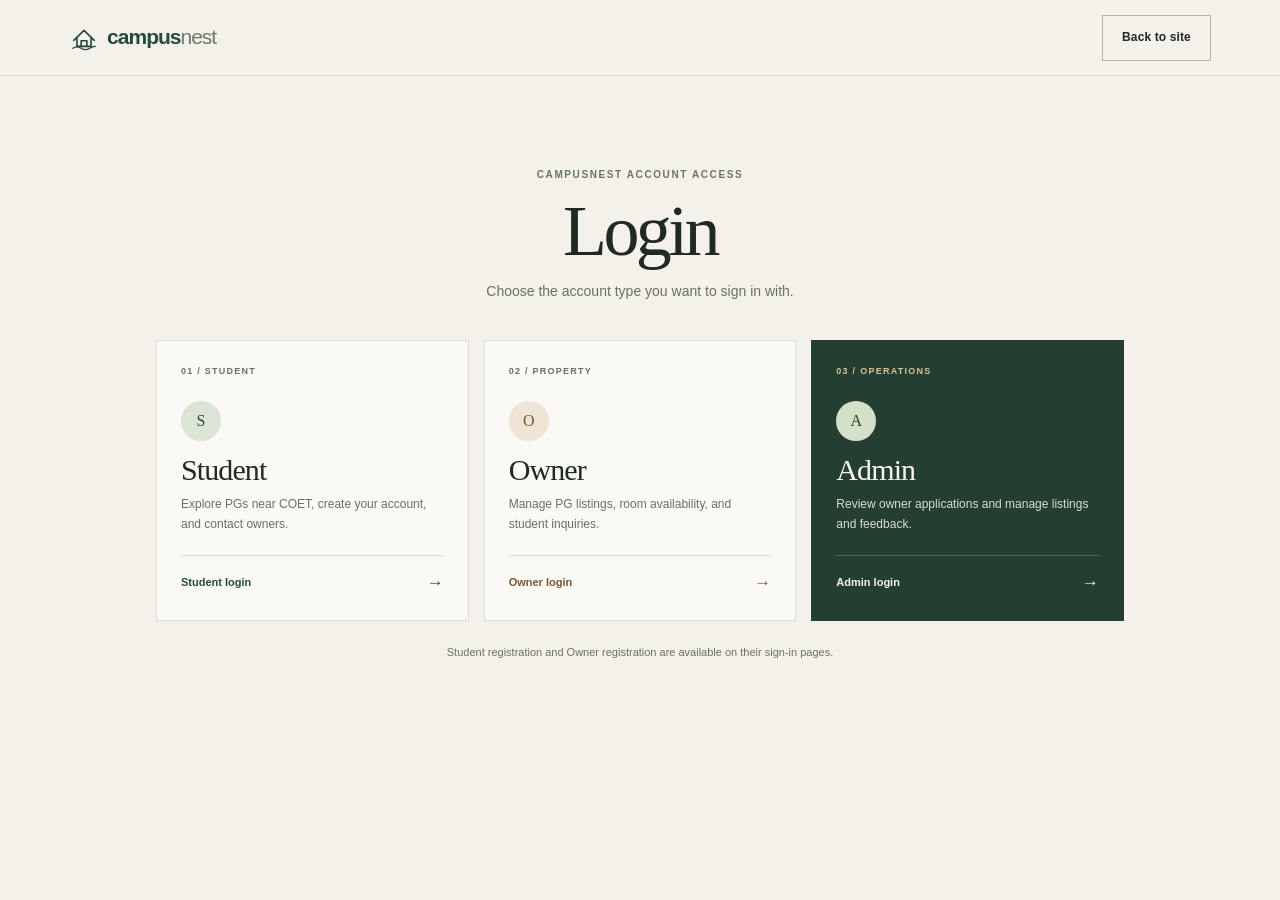
<file: login.html>
<!doctype html>
<html lang="en">
<head>
<meta charset="utf-8">
<meta name="viewport" content="width=device-width, initial-scale=1">
<meta name="theme-color" content="#f3f1e9">
<title>Login — CampusNest</title>
<meta name="description" content="Choose Student, Owner, or Admin login for CampusNest.">
<link rel="stylesheet" href="styles.css?v=2.2">
<script>
if (window.location.protocol === 'file:') {
  const page = window.location.pathname.split('/').pop() || 'index.html';
  window.location.replace('http://127.0.0.1:8081/campusnest/' + page + window.location.search + window.location.hash);
}
</script><style>
/* Self-contained styling for Role Selection Page */
:root {
  --paper: #f3f1e9;
  --surface: #faf9f5;
  --ink: #202a22;
  --muted: #687166;
  --line: #dcded4;
  --green: #244b3a;
  --green-deep: #18382b;
  --sage: #dce5d5;
  --serif: Georgia, 'Times New Roman', serif;
  --sans: 'Aptos', 'Segoe UI', Arial, sans-serif;
}
body.login-choice-page {
  margin: 0;
  background: var(--paper);
  color: var(--ink);
  font-family: var(--sans);
  min-height: 100vh;
}
.login-role-wrap {
  max-width: 1120px;
  margin: 0 auto;
  padding: clamp(46px, 9vh, 92px) clamp(20px, 6vw, 76px);
}
.login-role-heading {
  max-width: 650px;
  margin: 0 auto 38px;
  text-align: center;
}
.login-role-heading .eyebrow {
  margin-bottom: 12px;
  font-size: 10px;
  letter-spacing: .16em;
  font-weight: 700;
  color: #687465;
}
.login-role-heading h1 {
  margin: 0;
  color: #202a22;
  font: 400 clamp(44px, 7vw, 72px) / 1 Georgia, 'Times New Roman', serif;
  letter-spacing: -.05em;
}
.login-role-heading > p:last-child {
  margin: 14px 0 0;
  color: #687166;
  font-size: 14px;
}
.login-role-grid {
  display: grid;
  grid-template-columns: repeat(3, minmax(0, 1fr));
  gap: 15px;
}
.login-role-card {
  min-height: 270px;
  padding: 24px;
  display: flex;
  flex-direction: column;
  border: 1px solid #dcded4;
  background: #faf9f5;
  color: #202a22;
  text-decoration: none;
  transition: transform .18s, border-color .18s, box-shadow .18s;
}
.login-role-card:hover {
  transform: translateY(-4px);
  border-color: #244b3a;
  box-shadow: 0 14px 35px rgba(32, 42, 34, .09);
}
.login-role-index {
  color: #687166;
  font-size: 9px;
  font-weight: 700;
  letter-spacing: .14em;
}
.login-role-icon {
  width: 40px;
  height: 40px;
  margin: 22px 0 12px;
  display: grid;
  place-items: center;
  border-radius: 50%;
  background: #dce5d5;
  color: #244b3a;
  font: 16px Georgia, 'Times New Roman', serif;
}
.role-owner .login-role-icon {
  background: #efe5d4;
  color: #79572f;
}
.role-admin {
  background: #243e32;
  color: #f7f5ec;
  border-color: #243e32;
}
.role-admin:hover {
  border-color: #466652;
  box-shadow: 0 14px 35px rgba(24, 56, 43, .16);
}
.role-admin .login-role-index {
  color: #d8c495;
}
.role-admin .login-role-icon {
  background: #d5e0c9;
  color: #243e32;
}
.login-role-card h2 {
  margin: 0;
  font: 400 30px / 1.1 Georgia, 'Times New Roman', serif;
  letter-spacing: -.03em;
}
.login-role-card p {
  max-width: 290px;
  margin: 9px 0 20px;
  color: #687166;
  font-size: 12px;
  line-height: 1.65;
}
.role-admin p {
  color: #d7dfd1;
}
.login-role-action {
  margin-top: auto;
  padding-top: 14px;
  border-top: 1px solid #dcded4;
  display: flex;
  justify-content: space-between;
  align-items: center;
  color: #244b3a;
  font-size: 11px;
  font-weight: 700;
}
.role-owner .login-role-action {
  color: #79572f;
}
.role-admin .login-role-action {
  border-color: rgba(255, 255, 255, .2);
  color: #f7f5ec;
}
.login-role-action b {
  font-size: 17px;
  font-weight: 400;
}
.login-role-note {
  margin: 23px 0 0;
  text-align: center;
  color: #687166;
  font-size: 11px;
}
@media (max-width: 760px) {
  .login-role-wrap { padding-top: 42px; }
  .login-role-heading { margin-bottom: 24px; }
  .login-role-grid { grid-template-columns: 1fr; }
  .login-role-card { min-height: 0; padding: 20px; }
  .login-role-icon { margin: 16px 0 10px; }
}
</style>
</head>
<body class="login-choice-page">
<header class="topbar">
  <a class="brand" href="index.html" aria-label="CampusNest home">
    <span class="brand-mark" aria-hidden="true"><svg viewBox="0 0 32 32" fill="none"><path d="M5 19.5 16 9l11 10.5M8.5 17v9h15v-9M13 26v-6h6v6" stroke="currentColor" stroke-width="1.8" stroke-linecap="round" stroke-linejoin="round"/><path d="M4 28c3-2 6-2 9 0s6 2 9 0 4-2 6-2" stroke="currentColor" stroke-width="1.5" stroke-linecap="round"/></svg></span>
    <span>campus<span class="brand-light">nest</span></span>
  </a>
  <div class="nav-actions"><a class="button button-outline" href="index.html">Back to site</a></div>
</header>
<main class="login-role-wrap">
  <section class="login-role-heading">
    <p class="eyebrow">CAMPUSNEST ACCOUNT ACCESS</p>
    <h1>Login</h1>
    <p>Choose the account type you want to sign in with.</p>
  </section>
  <section class="login-role-grid" aria-label="Choose a login type">
    <a class="login-role-card role-student" href="student-login.html">
      <span class="login-role-index">01 / STUDENT</span><span class="login-role-icon" aria-hidden="true">S</span>
      <h2>Student</h2><p>Explore PGs near COET, create your account, and contact owners.</p>
      <span class="login-role-action">Student login <b aria-hidden="true">→</b></span>
    </a>
    <a class="login-role-card role-owner" href="owner-login.html">
      <span class="login-role-index">02 / PROPERTY</span><span class="login-role-icon" aria-hidden="true">O</span>
      <h2>Owner</h2><p>Manage PG listings, room availability, and student inquiries.</p>
      <span class="login-role-action">Owner login <b aria-hidden="true">→</b></span>
    </a>
    <a class="login-role-card role-admin" href="admin-login.html">
      <span class="login-role-index">03 / OPERATIONS</span><span class="login-role-icon" aria-hidden="true">A</span>
      <h2>Admin</h2><p>Review owner applications and manage listings and feedback.</p>
      <span class="login-role-action">Admin login <b aria-hidden="true">→</b></span>
    </a>
  </section>
  <p class="login-role-note">Student registration and Owner registration are available on their sign-in pages.</p>
</main>
</body>
</html>
</file>
<file: styles.css>
:root{--paper:#f3f1e9;--surface:#faf9f5;--ink:#202a22;--muted:#687166;--line:#dcded4;--green:#244b3a;--green-deep:#18382b;--sage:#dce5d5;--serif:Georgia,'Times New Roman',serif;--sans:'Aptos','Segoe UI',Arial,sans-serif;--measure:1160px}*{box-sizing:border-box}html{scroll-behavior:smooth;scroll-padding-top:86px}body{margin:0;background:var(--paper);color:var(--ink);font-family:var(--sans);font-size:15px;line-height:1.55}button,input,select,textarea{font:inherit}button,a,select{touch-action:manipulation}a{color:inherit;text-decoration:none}button{color:inherit;cursor:pointer}button:focus-visible,a:focus-visible,input:focus-visible,select:focus-visible,textarea:focus-visible{outline:3px solid #b57432;outline-offset:3px}.topbar{height:76px;max-width:1340px;padding:0 5.4%;margin:auto;display:flex;align-items:center;justify-content:space-between;border-bottom:1px solid rgba(53,70,55,.12)}.brand{display:inline-flex;align-items:center;gap:8px;font-size:21px;letter-spacing:-1px;font-weight:680;color:var(--green)}.brand-light{font-weight:400;color:#6e786d}.brand-mark{width:30px;height:30px;display:inline-flex}.brand-mark svg{width:100%}.desktop-nav,.nav-actions{display:flex;align-items:center;gap:32px}.desktop-nav{font-size:13px;color:#49544b}.desktop-nav a:hover,.footer-links a:hover{color:var(--green)}.text-button{border:0;background:none;padding:8px 0;font-size:13px}.text-button:hover{color:var(--green)}.button{display:inline-flex;align-items:center;justify-content:center;gap:20px;min-height:46px;padding:0 19px;border:1px solid transparent;font-size:12px;font-weight:600;letter-spacing:.01em;transition:background .18s,color .18s,border-color .18s}.button span{font-size:16px;line-height:1}.button-dark{background:var(--green);color:#fff}.button-dark:hover{background:var(--green-deep)}.button-outline{background:transparent;border-color:#aeb7a8;color:var(--ink)}.button-outline:hover{background:#e7e9df}.button-light{background:#f3f1e9;color:var(--green-deep)}.button-light:hover{background:#fff}.nav-cta{min-height:38px;font-size:11px;padding:0 15px}.menu-toggle{display:none;background:none;border:0;padding:8px}.menu-toggle span{width:21px;height:1px;background:var(--ink);display:block;margin:5px}.hero{max-width:1340px;min-height:556px;margin:auto;padding:64px 8.5% 62px;display:grid;grid-template-columns:1fr 1.08fr;align-items:center;gap:7%}.hero-copy{padding:14px 0 0}.eyebrow,.section-kicker{font-size:10px;letter-spacing:.16em;font-weight:700;color:#687465}.hero .eyebrow{display:flex;align-items:center;gap:9px;margin:0 0 23px}.status-dot{width:7px;height:7px;border-radius:50%;background:#718c65}.hero h1{font:400 clamp(53px,6vw,77px)/.99 var(--serif);letter-spacing:-.055em;margin:0;color:#213128}.hero h1 em{font-weight:400;color:var(--green)}.hero-lede{max-width:370px;margin:22px 0 12px;color:#5b665b;font-size:15px;line-height:1.72}.tagline{font:italic 12px/1.5 var(--serif);color:#697265;margin:0 0 24px}.hero-cta{min-width:156px}.hero-note{display:flex;align-items:center;gap:11px;margin-top:30px;color:#7c8478;font-size:10px;letter-spacing:.03em}.note-line{height:1px;width:29px;background:#b2b9ac}.hero-art{height:380px;position:relative;overflow:hidden;background:#e5e6d9}.hero-art:after{content:"";position:absolute;inset:0;background:linear-gradient(110deg,rgba(255,255,255,.12),transparent 45%,rgba(50,77,52,.05));pointer-events:none}.art-label{position:absolute;z-index:2;right:26px;top:24px;font-size:8px;letter-spacing:.18em;color:#6a7565;text-align:right;line-height:1.7}.art-label span{font-weight:700;color:#465746}.room-window{position:absolute;right:13%;top:45px;width:45%;height:194px;border:8px solid #f0efe5;background:#ccd9c6;box-shadow:0 0 0 1px #bec7b5}.window-sky{position:absolute;inset:0;background:linear-gradient(#cbd8c8 0 54%,#e2dfc6 54%)}.window-hill{position:absolute;bottom:0;height:53%;width:115%;left:-8%;border-radius:50% 48% 0 0}.hill-one{background:#a3b399;transform:translateY(25px) rotate(-7deg)}.hill-two{background:#839a7d;transform:translate(-20px,43px) rotate(7deg)}.window-frame{position:absolute;inset:0;border-right:4px solid #f0efe5;border-bottom:4px solid #f0efe5;left:51%}.window-frame:after{content:"";position:absolute;height:100%;width:4px;background:#f0efe5;left:0}.room-shelf{position:absolute;left:0;top:267px;height:9px;width:100%;background:#a78563}.room-shelf:before{content:"";position:absolute;left:20%;top:-34px;width:8px;height:34px;background:#b18d68;box-shadow:26px 6px 0 -1px #b18d68}.room-bed{position:absolute;left:17%;bottom:0;width:71%;height:112px;background:#d9d4bd}.bed-head{position:absolute;left:0;bottom:75px;width:17%;height:80px;background:#a88d72}.bed-pillow{position:absolute;left:20%;top:11px;width:25%;height:42px;background:#f0ede1;border-radius:2px}.bed-throw{position:absolute;right:0;top:0;height:100%;width:35%;background:#b0bd9e}.room-plant{position:absolute;z-index:1;bottom:90px;left:9%;width:56px;height:120px}.room-plant i{position:absolute;bottom:38px;left:25px;height:62px;width:15px;background:#798e6d;border-radius:90% 0 90% 0;transform-origin:bottom;transform:rotate(-45deg)}.room-plant i:nth-child(2){transform:rotate(18deg);height:72px;left:22px}.room-plant i:nth-child(3){transform:rotate(54deg);height:48px;left:16px}.room-plant i:nth-child(4){transform:rotate(-5deg);height:85px;left:29px}.room-plant b{position:absolute;bottom:0;left:13px;width:40px;height:38px;background:#af8061;clip-path:polygon(6% 0,94% 0,81% 100%,19% 100%)}.art-caption{position:absolute;z-index:2;left:26px;top:26px;font:italic 15px var(--serif);color:#50634d}.caption-dot{display:inline-block;width:6px;height:6px;border-radius:50%;background:#687f5c;margin:0 6px 2px 0}.search-wrap{max-width:1160px;margin:auto;padding:40px 20px 100px;border-top:1px solid var(--line)}.section-kicker{display:flex;justify-content:space-between;color:#788174}.section-kicker span{font-size:9px;letter-spacing:.08em}.search-heading{display:flex;justify-content:space-between;align-items:flex-end;margin:20px 0 26px}.search-heading h2,.reassurance h2,.owner-banner h2{font:400 39px/1.12 var(--serif);letter-spacing:-.035em;margin:0 0 8px;color:#26352b}.search-heading p,.reassurance-copy>p:last-child,.owner-banner>div:first-child>p:not(.eyebrow){font-size:13px;color:#737a70;margin:0}.search-heading .button{font-size:11px;min-height:40px}.search-panel{position:relative;display:grid;grid-template-columns:1.7fr .85fr 1.1fr .9fr auto;align-items:end;gap:10px;background:#faf9f5;padding:18px 20px 17px;border:1px solid #e1e2da}.search-input-wrap label,.filter-field label{display:block;font-size:10px;color:#667164;font-weight:600;margin:0 0 6px}.search-field{display:flex;align-items:center;gap:8px}.search-icon{font-size:22px;color:#7b8476}.search-field input{border:0;background:none;width:100%;min-width:0;font-size:12px;color:var(--ink)}.search-field input:focus{outline:none}.filter-field select{appearance:none;background:transparent;border:0;border-bottom:1px solid #d5d9cf;color:#333f35;padding:5px 20px 6px 0;width:100%;font-size:12px}.search-button{min-height:41px;padding:0 15px}.advanced-toggle{grid-column:1/3;justify-self:start;border:0;background:none;color:#61705f;font-size:10px;padding:8px 0 0}.advanced-toggle span{font-size:14px;margin-left:4px}.advanced-filters{grid-column:1/-1;border-top:1px solid #e2e4dc;margin-top:10px;padding-top:15px;display:flex;gap:32px;align-items:center}.advanced-filters[hidden]{display:none}.check-filter{display:flex;align-items:center;gap:7px;color:#4c584d;font-size:12px}.check-filter input{accent-color:var(--green);width:15px;height:15px}.distance-field,.sort-field{min-width:170px}.results-bar{display:flex;justify-content:space-between;align-items:center;padding:17px 0 13px;color:#738071;font-size:10px}.results-bar p{margin:0}.verified-mark{font-weight:800;color:var(--green);padding-right:4px}.listing-grid{display:grid;grid-template-columns:repeat(3,1fr);gap:20px 17px}.listing-card{background:var(--surface);border:1px solid #e0e2d9;transition:border-color .2s}.listing-card:hover{border-color:#98a690}.listing-image{height:169px;position:relative;overflow:hidden;background:#dfe5d8}.listing-image .mock-scene{position:absolute;inset:0}.scene-a{background:linear-gradient(90deg,#d2d9ca 0 25%,#d8ddcf 25% 77%,#c6d1be 77%)}.scene-b{background:linear-gradient(0deg,#d9d5c6 0 28%,#e9e7dc 28% 100%)}.scene-c{background:linear-gradient(90deg,#e2dfd4 0 63%,#cad3c2 63%)}.mock-window{position:absolute;right:14%;top:16%;width:30%;height:48%;border:6px solid #f4f1e8;background:linear-gradient(#c7d8d1 50%,#9aaa8b 50%)}.mock-bed{position:absolute;bottom:0;left:16%;height:38%;width:70%;background:#c9c2ab}.mock-bed:before{content:"";position:absolute;left:0;bottom:0;width:18%;height:100%;background:#a58a6a}.mock-bed:after{content:"";position:absolute;right:0;top:0;width:33%;height:100%;background:#9ead8e}.mock-plant{position:absolute;left:9%;bottom:13%;height:54px;width:18px;border-radius:80% 0;background:#728a69;transform:rotate(-25deg)}.mock-plant:after{content:"";position:absolute;top:22px;left:5px;width:22px;height:29px;background:#b27e5f;clip-path:polygon(0 0,100% 0,82% 100%,18% 100%)}.listing-image .scene-b .mock-window{left:13%;right:auto;width:27%;height:61%}.scene-b .mock-bed{left:38%;width:53%;height:36%}.scene-c .mock-window{right:13%;top:11%;height:46%;width:31%}.scene-c .mock-bed{left:10%;width:59%;background:#c0c8b4}.photo-label{position:absolute;bottom:10px;left:12px;background:rgba(250,249,245,.9);padding:4px 8px;font-size:9px;color:#586454;letter-spacing:.03em}.save-button{position:absolute;right:10px;top:10px;width:30px;height:30px;border:0;background:rgba(250,249,245,.92);font-size:16px;color:#536050}.save-button[aria-pressed=true]{color:#a64f40}.card-info{padding:14px 15px 13px}.card-topline{display:flex;align-items:center;justify-content:space-between;gap:8px}.card-topline h3{margin:0;font:400 19px/1.2 var(--serif);color:#26352b}.gender-tag{font-size:8px;letter-spacing:.08em;text-transform:uppercase;background:#e6ebdf;color:#51634f;padding:4px 7px;white-space:nowrap}.card-address{font-size:10px;color:#7b8278;margin:6px 0 11px}.card-meta{display:flex;flex-wrap:wrap;gap:6px 11px;border-top:1px solid #e5e6df;padding-top:10px;color:#5d685e;font-size:9px}.card-meta span{display:flex;align-items:center;gap:4px}.card-bottom{display:flex;align-items:center;justify-content:space-between;margin-top:12px}.rent{font-size:17px;font-weight:650;color:#273a2e;letter-spacing:-.02em}.rent small{font-weight:400;color:#788174;font-size:9px;letter-spacing:0}.vacancy{font-size:9px;color:#5e6f5a}.vacancy.sold-out{color:#9b5546}.card-open{font-size:10px;color:#355841;border:0;background:none;padding:7px 0 7px 7px}.card-open:hover{text-decoration:underline}.load-more-wrap{text-align:center;padding-top:28px}.load-more-wrap .button{min-height:42px}.empty-state{text-align:center;padding:52px 16px;background:#faf9f5;border:1px solid #e0e2d9}.empty-symbol{font:38px var(--serif);color:#899681}.empty-state h3{font:23px var(--serif);margin:7px 0;color:#29382e}.empty-state p{font-size:12px;color:#737a70;margin:0 0 18px}
.reassurance{max-width:1160px;margin:0 auto 96px;padding:68px 6%;background:#e7e9df;display:grid;grid-template-columns:.9fr 1.1fr;gap:10%;align-items:center}.reassurance-copy .eyebrow{margin:0 0 17px}.reassurance h2{font-size:42px;margin-bottom:16px}.reassurance-copy>p:last-child{max-width:360px;line-height:1.8}.reassurance-list article{display:grid;grid-template-columns:36px 1fr 25px;gap:14px;align-items:start;padding:19px 0;border-bottom:1px solid #cdd3c5}.reassurance-list article:first-child{border-top:1px solid #cdd3c5}.list-num{font-size:9px;color:#83907e;padding-top:4px}.reassurance-list h3{font:400 19px var(--serif);margin:0;color:#29382e}.reassurance-list p{font-size:11px;color:#697468;margin:5px 0 0}.list-icon{font-size:13px;color:#668060;text-align:right}.owner-banner{max-width:1160px;min-height:300px;background:#244b3a;color:#f5f2e8;margin:0 auto 100px;padding:54px 7%;display:grid;grid-template-columns:1fr .75fr;align-items:center;overflow:hidden;position:relative}.owner-banner .eyebrow{color:#b6c6af;margin:0 0 12px}.owner-banner h2{color:#f3f0e5;font-size:39px;margin-bottom:10px}.owner-banner>div:first-child>p:not(.eyebrow){color:#cfdbce;max-width:390px;line-height:1.7;margin-bottom:20px;font-size:12px}.owner-banner .button{min-height:40px}.owner-illustration{height:210px;position:relative;opacity:.93}.door{position:absolute;right:14%;bottom:-70px;width:167px;height:260px;background:#dddbc9;border:7px solid #c4c5ad;border-bottom:0}.door:before{content:"";position:absolute;left:15px;top:18px;width:123px;height:148px;border:1px solid #b6b7a2}.door-knob{position:absolute;right:17px;top:145px;width:7px;height:7px;border-radius:50%;background:#8f795d}.little-sun{position:absolute;right:0;top:5px;width:78px;height:78px;border:1px solid #9db197;border-radius:50%}.plant-pot{position:absolute;z-index:2;right:43%;bottom:0;width:51px;height:43px;background:#b98361;clip-path:polygon(0 0,100% 0,85% 100%,15% 100%)}.plant-pot i{position:absolute;bottom:33px;left:22px;width:16px;height:76px;background:#a2b193;border-radius:90% 0 90% 0;transform:rotate(-33deg);transform-origin:bottom}.plant-pot i:nth-child(2){transform:rotate(19deg);height:90px}.plant-pot i:nth-child(3){transform:rotate(45deg);height:67px}.closing-note{max-width:1160px;margin:0 auto 66px;padding:0 6%;display:flex;align-items:flex-end;justify-content:space-between}.closing-note p{font:italic 20px/1.5 var(--serif);margin:0;color:#425346}.closing-note p span{color:#7c8478}.closing-link{font-size:11px;border-bottom:1px solid #9da997;padding-bottom:7px}.closing-link span{padding-left:14px}.footer{min-height:128px;border-top:1px solid var(--line);max-width:1160px;margin:auto;padding:26px 20px;display:grid;grid-template-columns:1fr 1fr 2fr auto;align-items:center;gap:15px}.footer-brand{font-size:17px}.footer-brand .brand-mark{width:25px}.footer>p{font-size:10px;color:#7a8378}.footer-links{display:flex;align-items:center;gap:16px;justify-content:center}.footer-links a,.footer-links button{font-size:9px;color:#667164;background:none;border:0;padding:4px 0}.footer-links small{display:inline-block;color:#7a7259;border:1px solid #d6cfb9;padding:1px 4px;font-size:7px;margin-left:2px}.copyright{font-size:8px;color:#828a7f}
.overlay[hidden]{display:none}.overlay{position:fixed;z-index:10;inset:0;background:rgba(20,31,23,.55);display:flex;align-items:center;justify-content:center;padding:20px}.dialog{position:relative;max-width:720px;width:100%;max-height:min(90vh,820px);overflow:auto;background:#f8f7f1;box-shadow:0 20px 60px rgba(17,29,20,.22)}.dialog-close{position:absolute;right:12px;top:10px;z-index:3;border:0;background:rgba(248,247,241,.9);font-size:25px;width:35px;height:35px;color:#344338}.dialog-content{padding:28px}.detail-gallery{height:260px;position:relative;background:#e0e4d8;margin:-28px -28px 23px;overflow:hidden}.detail-gallery .mock-scene{position:absolute;inset:0;transform:scale(1.1)}.detail-heading{display:flex;justify-content:space-between;gap:18px;align-items:start}.detail-heading h2,.form-title{font:400 31px/1.13 var(--serif);margin:0;color:#25362b}.detail-heading .rent{white-space:nowrap}.detail-address{font-size:12px;color:#727c70;margin:8px 0 17px}.detail-meta{display:flex;flex-wrap:wrap;gap:10px 20px;border-top:1px solid var(--line);border-bottom:1px solid var(--line);padding:14px 0;font-size:11px;color:#566453}.detail-description{font-size:12px;color:#616c61;line-height:1.8}.amenity-list{display:flex;flex-wrap:wrap;gap:7px;margin:13px 0 21px}.amenity-list span{border:1px solid #d7dbd0;padding:5px 8px;font-size:9px;color:#657062}.detail-actions{display:flex;gap:9px;flex-wrap:wrap}.detail-actions .button{flex:1;min-width:140px}.dialog-note{font-size:10px;color:#798174;margin:14px 0 0}.form-title{font-size:29px;margin:7px 0 5px}.form-intro{font-size:12px;color:#71796f;margin:0 0 22px;max-width:510px}.form-kicker{font-size:9px;letter-spacing:.15em;font-weight:700;color:#697767;margin:0}.form-grid{display:grid;grid-template-columns:1fr 1fr;gap:13px}.form-field{display:flex;flex-direction:column;gap:5px}.form-field.full{grid-column:1/-1}.form-field label{font-size:10px;color:#566354;font-weight:600}.form-field input,.form-field select,.form-field textarea{border:1px solid #d6dbd0;background:#fbfaf6;min-height:41px;padding:9px 10px;font-size:12px;color:#29382e}.form-field textarea{min-height:76px;resize:vertical}.form-actions{margin-top:18px;display:flex;align-items:center;gap:14px}.form-message{font-size:10px;color:#9b5844;margin:7px 0 0}.form-hint{font-size:9px;color:#7b8278;margin:0}.auth-tabs{display:flex;gap:18px;border-bottom:1px solid var(--line);margin-bottom:20px}.auth-tabs button{border:0;background:none;font-size:11px;padding:0 0 9px;color:#717a70}.auth-tabs button[aria-selected=true]{border-bottom:2px solid var(--green);color:var(--green);font-weight:650}.dashboard-top{display:flex;justify-content:space-between;align-items:center;gap:16px;margin-bottom:17px}.dashboard-top h2{font:400 29px var(--serif);margin:0}.dashboard-top p{font-size:10px;color:#737c70;margin:3px 0}.dashboard-tools{display:flex;gap:8px;flex-wrap:wrap}.dashboard-tabs{display:flex;gap:4px;border-bottom:1px solid var(--line);margin-bottom:18px}.dashboard-tabs button{border:0;background:none;padding:9px 13px;font-size:10px;color:#747c72}.dashboard-tabs button[aria-selected=true]{color:var(--green);border-bottom:2px solid var(--green);font-weight:650}.dashboard-list{display:grid;gap:9px}.dashboard-row{display:grid;grid-template-columns:1fr auto auto;gap:15px;align-items:center;background:#f0f0e8;padding:13px}.dashboard-row h3{font:17px var(--serif);margin:0}.dashboard-row p{font-size:9px;color:#778074;margin:3px 0 0}.stepper{display:flex;align-items:center;border:1px solid #ccd3c7}.stepper button{border:0;background:#f9f8f2;width:30px;height:31px;font-size:16px}.stepper span{font-size:11px;min-width:32px;text-align:center}.row-actions button{border:0;background:none;color:var(--green);font-size:10px;padding:6px}.row-actions button:hover{text-decoration:underline}.inquiry-row,.admin-row{padding:13px 0;border-bottom:1px solid var(--line);display:flex;justify-content:space-between;gap:12px;align-items:center}.inquiry-row h3,.admin-row h3{font:17px var(--serif);margin:0}.inquiry-row p,.admin-row p{font-size:10px;color:#70796f;margin:4px 0}.status-label{font-size:8px;padding:4px 7px;background:#e5e9df;color:#52634e;white-space:nowrap}.admin-counts{display:grid;grid-template-columns:repeat(3,1fr);gap:10px;margin:15px 0 20px}.count-box{border:1px solid var(--line);padding:13px}.count-box b{display:block;font:25px var(--serif);color:#36513c}.count-box span{font-size:9px;color:#737c70}.admin-actions{display:flex;gap:6px;align-items:center}.admin-actions button{padding:6px 8px;border:1px solid #c8d0c3;background:transparent;font-size:9px}.admin-actions button:first-child{background:#244b3a;color:#fff;border-color:#244b3a}.legal-copy h2{font:29px var(--serif);margin:7px 0}.legal-copy p{font-size:12px;color:#616d61;line-height:1.8}.legal-copy h3{font:18px var(--serif);margin:18px 0 4px}.legal-draft{padding:10px;background:#eeebdf;color:#665b3d;font-size:10px;margin:16px 0}.toast{position:fixed;z-index:20;bottom:20px;left:50%;transform:translate(-50%,20px);background:#203d2e;color:#fff;padding:11px 16px;font-size:11px;opacity:0;pointer-events:none;transition:opacity .18s,transform .18s}.toast.show{opacity:1;transform:translate(-50%,0)}
@media(max-width:900px){.topbar{padding:0 4%}.hero{padding:50px 6%;grid-template-columns:.95fr 1.05fr;gap:5%;min-height:500px}.hero-art{height:330px}.hero h1{font-size:64px}.search-wrap{padding-left:5%;padding-right:5%}.search-panel{grid-template-columns:1.5fr 1fr 1fr auto}.filter-field:nth-of-type(4){display:none}.listing-grid{grid-template-columns:repeat(2,1fr)}.reassurance,.owner-banner{margin-left:4%;margin-right:4%}.footer{grid-template-columns:1fr 1fr}.footer-links{justify-content:flex-start;flex-wrap:wrap}.copyright{text-align:right}}
@media(max-width:620px){html{scroll-padding-top:62px}.topbar{height:62px;padding:0 18px}.brand{font-size:19px}.brand-mark{width:27px}.desktop-nav{display:none}.nav-actions{gap:13px}.nav-cta{display:none}.menu-toggle{display:block}.hero{display:flex;flex-direction:column;align-items:stretch;gap:27px;padding:37px 22px 36px;min-height:auto}.hero-copy{padding:0}.hero .eyebrow{font-size:9px;margin-bottom:19px}.hero h1{font-size:58px}.hero-lede{font-size:13px;max-width:320px;margin-top:16px}.tagline{font-size:11px;max-width:290px;margin-bottom:18px}.hero-note{margin-top:20px}.hero-art{height:250px;width:100%}.room-window{height:142px;top:35px;right:13%;width:44%;border-width:6px}.room-shelf{top:184px;height:7px}.room-bed{height:77px}.bed-head{height:60px;bottom:55px}.bed-pillow{height:28px}.room-plant{transform:scale(.75);transform-origin:bottom left;left:8%;bottom:62px}.art-caption{left:14px;top:15px;font-size:12px}.art-label{right:13px;top:14px;font-size:7px}.search-wrap{padding:34px 17px 66px}.section-kicker{font-size:8px}.search-heading{display:block;margin:16px 0 19px}.search-heading h2{font-size:33px}.search-heading p{font-size:11px;max-width:260px}.owner-shortcut{margin-top:12px;min-height:36px}.search-panel{grid-template-columns:1fr 1fr;gap:12px;padding:14px}.search-input-wrap{grid-column:1/-1}.filter-field:nth-of-type(4){display:block}.search-button{grid-column:1/-1;min-height:43px}.advanced-toggle{grid-column:1/-1;padding:2px 0 0}.advanced-filters{grid-column:1/-1;display:grid;grid-template-columns:1fr 1fr;gap:12px}.advanced-filters[hidden]{display:none}.distance-field,.sort-field{min-width:0}.check-filter{grid-column:1/-1}.results-bar{align-items:flex-start;font-size:9px;gap:10px;padding:14px 0 10px}.listing-grid{grid-template-columns:1fr;gap:12px}.listing-image{height:186px}.card-info{padding:13px 14px}.reassurance{margin:0 17px 62px;padding:36px 23px;display:block}.reassurance h2{font-size:37px}.reassurance-copy>p:last-child{font-size:12px}.reassurance-list{margin-top:24px}.reassurance-list article{grid-template-columns:26px 1fr 20px;gap:9px;padding:15px 0}.reassurance-list h3{font-size:17px}.reassurance-list p{font-size:10px}.owner-banner{margin:0 17px 65px;padding:35px 23px 0;display:block;min-height:400px}.owner-banner h2{font-size:35px}.owner-banner>div:first-child>p:not(.eyebrow){font-size:11px}.owner-illustration{height:165px;margin-top:15px}.door{right:13%;width:142px;height:211px;bottom:-60px}.door:before{width:98px}.plant-pot{right:46%}.closing-note{margin:0 17px 43px;padding:0;display:block}.closing-note p{font-size:18px}.closing-link{display:inline-block;margin-top:14px}.footer{margin:0 17px;grid-template-columns:1fr 1fr;padding:21px 0;gap:8px}.footer>p{font-size:9px;text-align:right}.footer-links{grid-column:1/-1;gap:12px}.copyright{text-align:left;grid-column:1/-1}.dialog{max-height:92vh}.dialog-content{padding:22px 18px}.detail-gallery{height:200px;margin:-22px -18px 18px}.detail-heading h2{font-size:25px}.detail-heading .rent{font-size:15px}.detail-meta{gap:9px 13px;font-size:9px}.form-title{font-size:26px}.form-grid{gap:10px}.form-field input,.form-field select{min-height:39px}.dashboard-top{align-items:flex-start}.dashboard-top h2{font-size:24px}.dashboard-row{grid-template-columns:1fr auto;gap:7px}.row-actions{grid-column:1/-1}.admin-counts{gap:5px}.count-box{padding:9px 7px}.count-box b{font-size:21px}.count-box span{font-size:8px}.admin-row{align-items:flex-start}.admin-actions{flex-direction:column}.auth-tabs{gap:10px}.auth-tabs button{font-size:10px}.dialog-close{right:8px;top:8px}}
@media(prefers-reduced-motion:reduce){*,*:before,*:after{scroll-behavior:auto!important;transition:none!important;animation:none!important}}

/* ==========================================================================
   CampusNest - Dedicated Auth Pages (Student, Owner, Admin)
   ========================================================================== */
.auth-page {
  min-height: 100vh;
  display: flex;
  flex-direction: column;
  justify-content: space-between;
  background: var(--paper);
}
.auth-page-wrap {
  flex: 1;
  display: flex;
  align-items: center;
  justify-content: center;
  padding: 48px 20px;
}
.auth-card {
  width: 100%;
  max-width: 480px;
  background: var(--surface);
  border: 1px solid #dfded5;
  box-shadow: 0 16px 40px rgba(24, 56, 43, 0.08);
  padding: 36px 34px;
}
.auth-card.wide {
  max-width: 580px;
}
.auth-back-link {
  display: inline-flex;
  align-items: center;
  gap: 8px;
  font-size: 12px;
  color: #697467;
  margin-bottom: 22px;
  transition: color 0.15s;
}
.auth-back-link:hover {
  color: var(--green);
}
.auth-header {
  margin-bottom: 22px;
}
.auth-role-tag {
  display: inline-flex;
  align-items: center;
  gap: 7px;
  font-size: 10px;
  font-weight: 700;
  letter-spacing: 0.12em;
  text-transform: uppercase;
  padding: 5px 11px;
  border-radius: 2px;
  margin-bottom: 14px;
}
.tag-student {
  background: #e3ebdf;
  color: #214d3a;
}
.tag-owner {
  background: #f8eedc;
  color: #795514;
}
.tag-admin {
  background: #e7e5f2;
  color: #3b3068;
}
.auth-title {
  font: 400 31px/1.15 var(--serif);
  color: #213128;
  margin: 0 0 8px;
}
.auth-subtitle {
  font-size: 13px;
  color: #6a7468;
  margin: 0;
  line-height: 1.6;
}
.auth-notice-box {
  padding: 13px 15px;
  background: #edf3eb;
  border-left: 3px solid var(--green);
  font-size: 12px;
  color: #2e4334;
  margin-bottom: 20px;
  line-height: 1.5;
}
.auth-notice-box.warn {
  background: #faf4e6;
  border-left-color: #b57432;
  color: #6e4919;
}
.auth-notice-box.info {
  background: #edf0f5;
  border-left-color: #395482;
  color: #203554;
}
.portal-switchers {
  margin-top: 24px;
  padding-top: 18px;
  border-top: 1px solid var(--line);
  font-size: 12px;
  color: #6a7468;
  display: flex;
  flex-direction: column;
  gap: 9px;
}
.portal-switchers a {
  color: var(--green);
  font-weight: 600;
}
.portal-switchers a:hover {
  text-decoration: underline;
}
.auth-session-card {
  text-align: center;
  padding: 10px 0;
}
.auth-session-card h3 {
  font: 400 22px var(--serif);
  margin: 10px 0 6px;
  color: #213128;
}
.auth-session-card p {
  font-size: 13px;
  color: #647062;
  margin: 0 0 20px;
}
.auth-session-actions {
  display: flex;
  flex-direction: column;
  gap: 10px;
}

/* Role selection page opened by the home-page Login button. */
.login-role-wrap{max-width:1120px;margin:0 auto;padding:clamp(46px,9vh,92px) clamp(20px,6vw,76px)}
.login-role-heading{max-width:650px;margin:0 auto 38px;text-align:center}
.login-role-heading .eyebrow{margin-bottom:12px}
.login-role-heading h1{margin:0;color:#202a22;font:400 clamp(44px,7vw,72px)/1 Georgia,'Times New Roman',serif;letter-spacing:-.05em}
.login-role-heading>p:last-child{margin:14px 0 0;color:#687166;font-size:14px}
.login-role-grid{display:grid;grid-template-columns:repeat(3,minmax(0,1fr));gap:15px}
.login-role-card{min-height:270px;padding:24px;display:flex;flex-direction:column;border:1px solid #dcded4;background:#faf9f5;color:#202a22;text-decoration:none;transition:transform .18s,border-color .18s,box-shadow .18s}
.login-role-card:hover{transform:translateY(-4px);border-color:#244b3a;box-shadow:0 14px 35px rgba(32,42,34,.09)}
.login-role-index{color:#687166;font-size:9px;font-weight:700;letter-spacing:.14em}
.login-role-icon{width:40px;height:40px;margin:22px 0 12px;display:grid;place-items:center;border-radius:50%;background:#dce5d5;color:#244b3a;font:16px Georgia,'Times New Roman',serif}
.role-owner .login-role-icon{background:#efe5d4;color:#79572f}
.role-admin{background:#243e32;color:#f7f5ec;border-color:#243e32}
.role-admin:hover{border-color:#466652;box-shadow:0 14px 35px rgba(24,56,43,.16)}
.role-admin .login-role-index{color:#d8c495}.role-admin .login-role-icon{background:#d5e0c9;color:#243e32}
.login-role-card h2{margin:0;font:400 30px/1.1 Georgia,'Times New Roman',serif;letter-spacing:-.03em}
.login-role-card p{max-width:290px;margin:9px 0 20px;color:#687166;font-size:12px;line-height:1.65}
.role-admin p{color:#d7dfd1}
.login-role-action{margin-top:auto;padding-top:14px;border-top:1px solid #dcded4;display:flex;justify-content:space-between;align-items:center;color:#244b3a;font-size:11px;font-weight:700}
.role-owner .login-role-action{color:#79572f}.role-admin .login-role-action{border-color:rgba(255,255,255,.2);color:#f7f5ec}
.login-role-action b{font-size:17px;font-weight:400}
.login-role-note{margin:23px 0 0;text-align:center;color:#687166;font-size:11px}
@media(max-width:760px){.login-role-wrap{padding-top:42px}.login-role-heading{margin-bottom:24px}.login-role-grid{grid-template-columns:1fr}.login-role-card{min-height:0;padding:20px}.login-role-icon{margin:16px 0 10px}}
</file>
